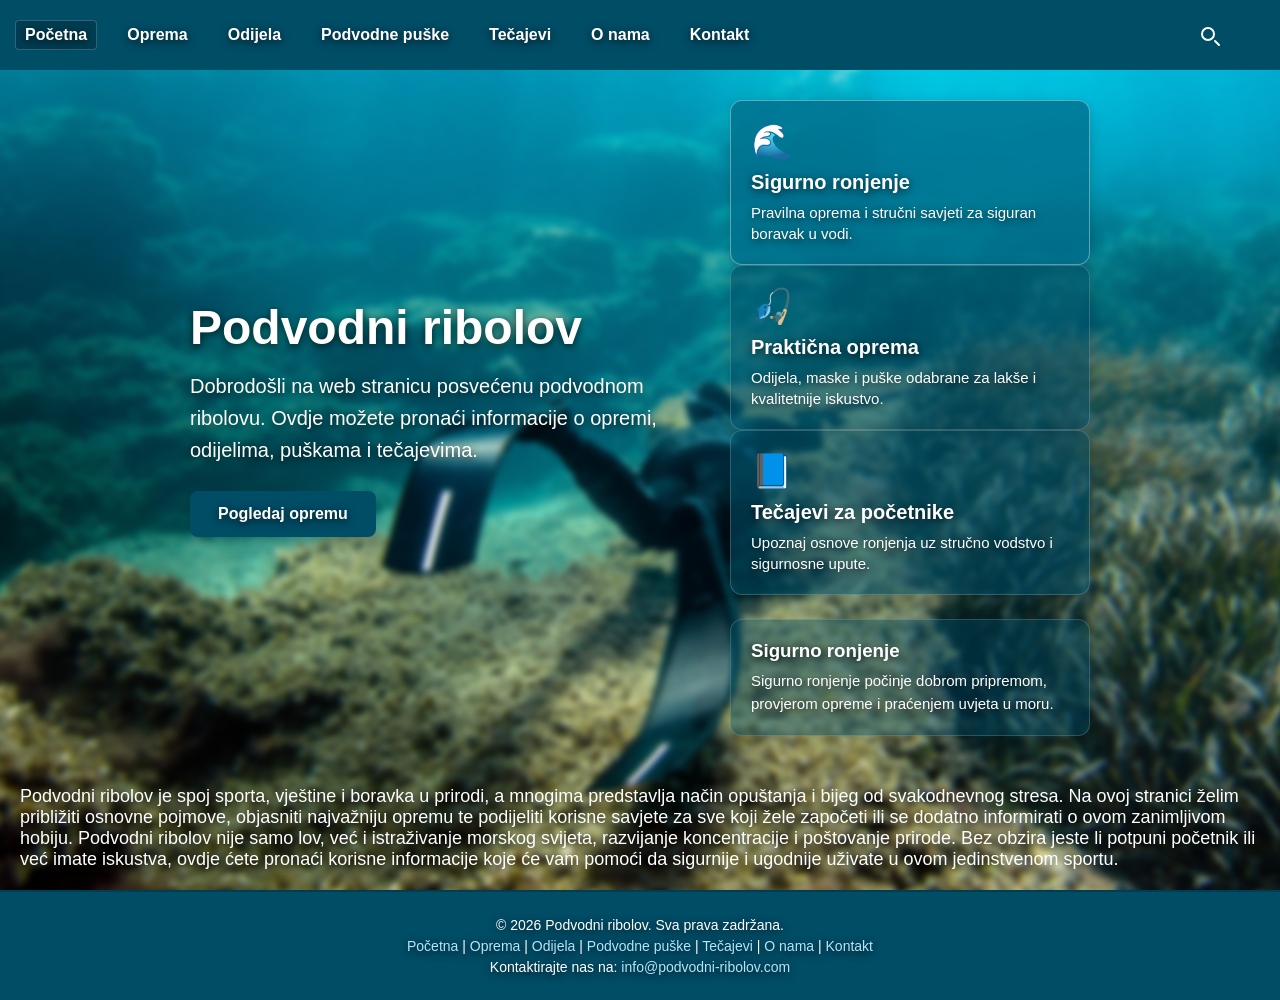
<file: index.html>
<!DOCTYPE html>
<html lang="hr">
<head>
    <meta charset="UTF-8">
    <meta name="viewport" content="width=device-width, initial-scale=1.0">
    <title>Podvodni ribolov | Oprema, tečajevi i savjeti</title>
    <meta name="description" content="Podvodni ribolov - informativna stranica o opremi, odijelima, podvodnim puškama i tečajevima za siguran početak u ronjenju.">
    <meta property="og:title" content="Podvodni ribolov | Oprema, tečajevi i savjeti">
    <meta property="og:description" content="Saznajte više o opremi, odijelima, podvodnim puškama i tečajevima za podvodni ribolov.">
    <meta property="og:type" content="website">
    <meta property="og:image" content="img/pocetna.jpg">
    <meta property="og:site_name" content="Podvodni ribolov">
    <link rel="stylesheet" href="styles/style.css">
    <script type="module" src="scripts/main.js"></script>
</head>
<body class="home-page">

<a class="skip-link" href="#main-content">Preskoči na glavni sadržaj</a>

<header>
    <nav class="navbar">
        <input type="checkbox" id="nav-toggle" class="nav-toggle">
        <label for="nav-toggle" class="nav-toggle-label" aria-label="Otvori navigaciju">
            <span></span>
            <span></span>
            <span></span>
        </label>
        <div class="nav-links">
            <a href="index.html" class="active">Početna</a>
            <a href="pages/oprema.html">Oprema</a>
            <a href="pages/odijela.html">Odijela</a>
            <a href="pages/puske.html">Podvodne puške</a>
            <a href="pages/tecajevi.html">Tečajevi</a>
            <a href="pages/onama.html">O nama</a>
            <a href="pages/kontakt.html">Kontakt</a>
        </div>
        <div class="search-box">
            <button type="button">
                <svg width="24" height="24" viewBox="0 0 24 24" fill="none" stroke="currentColor" stroke-width="2" stroke-linecap="round" stroke-linejoin="round">
                    <circle cx="11" cy="11" r="6"></circle>
                    <path d="m18 18 4 4"></path>
                </svg>
            </button>
            <input type="text" placeholder="Pretražite...">
        </div>
    </nav>
</header>

<main id="main-content">

<section class="hero">
    <div class="hero-text">
        <h1>Podvodni ribolov</h1>
        <p>
            Dobrodošli na web stranicu posvećenu podvodnom ribolovu. Ovdje možete pronaći informacije o opremi, odijelima, puškama i tečajevima.
        </p>
        <a href="pages/oprema.html" class="hero-button">Pogledaj opremu</a>
    </div>
    <div class="hero-features" aria-label="Prednosti podvodnog ribolova">
        <div id="featured-topics"></div>
        <aside class="topic-details" id="featured-topic-details" aria-live="polite"></aside>
    </div>
</section>

<p>
    Podvodni ribolov je spoj sporta, vještine i boravka u prirodi, a mnogima predstavlja način opuštanja i bijeg od svakodnevnog stresa. 
    Na ovoj stranici želim približiti osnovne pojmove, objasniti najvažniju opremu te podijeliti korisne savjete za sve koji žele započeti ili se dodatno informirati o ovom zanimljivom hobiju. 
    Podvodni ribolov nije samo lov, već i istraživanje morskog svijeta, razvijanje koncentracije i poštovanje prirode. Bez obzira jeste li potpuni početnik ili već imate iskustva, ovdje ćete pronaći korisne informacije koje će vam pomoći da sigurnije i ugodnije uživate u ovom jedinstvenom sportu.
</p>

</main>

<footer>
    <p>&copy; 2026 Podvodni ribolov. Sva prava zadržana.</p>
    <p>
        <a href="index.html">Početna</a> | 
        <a href="pages/oprema.html">Oprema</a> | 
        <a href="pages/odijela.html">Odijela</a> | 
        <a href="pages/puske.html">Podvodne puške</a> | 
        <a href="pages/tecajevi.html">Tečajevi</a> | 
        <a href="pages/onama.html">O nama</a> | 
        <a href="pages/kontakt.html">Kontakt</a>
    </p>
    <p>Kontaktirajte nas na: <a href="mailto:info@podvodni-ribolov.com">info@podvodni-ribolov.com</a></p>
</footer>

</body>
</html>
</file>
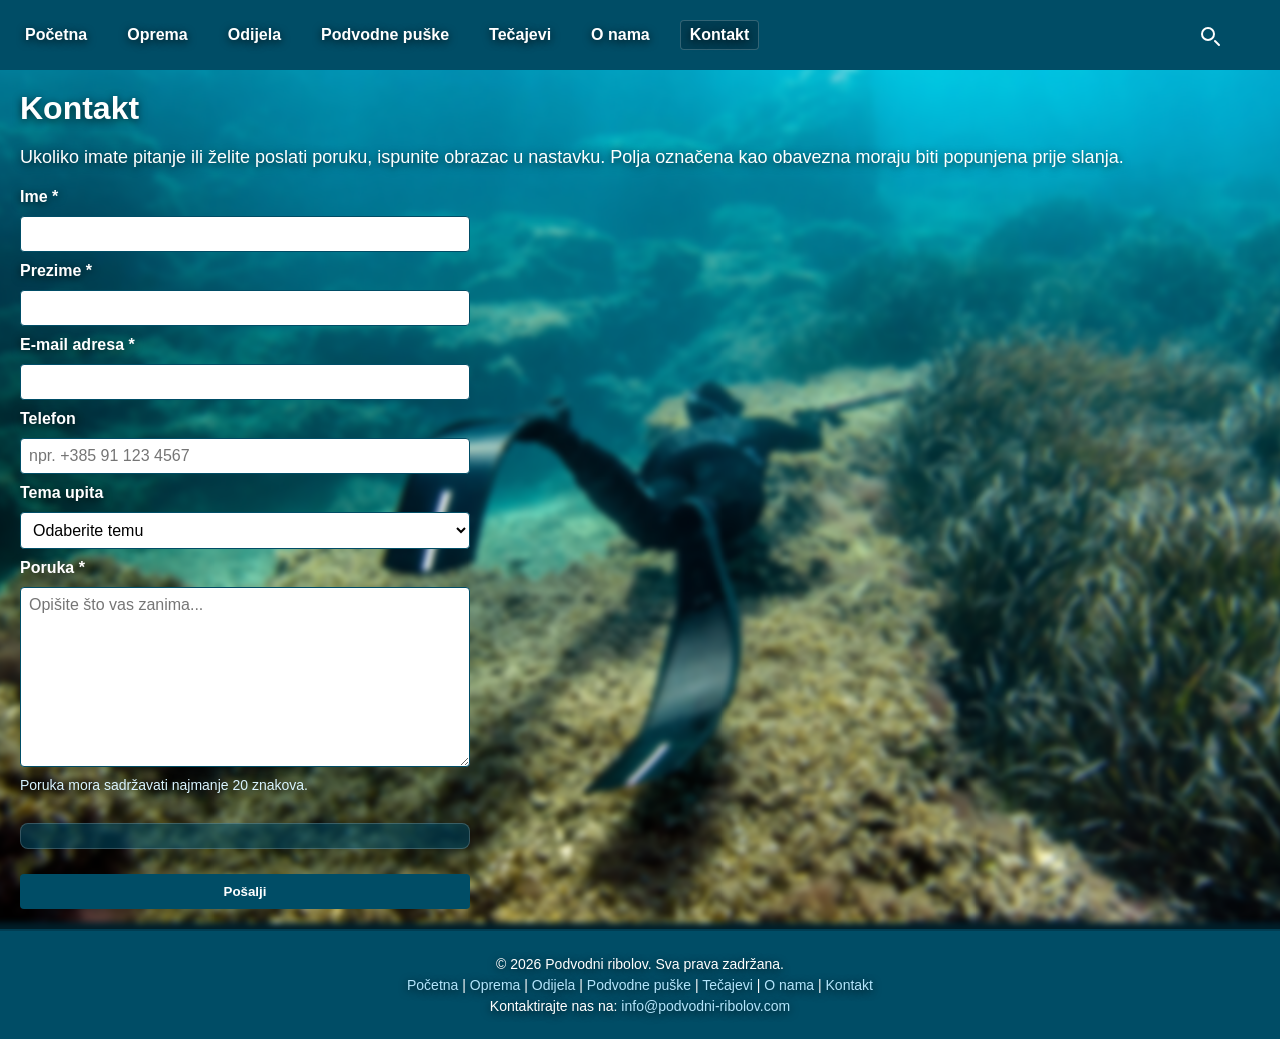
<file: pages/kontakt.html>
<!DOCTYPE html>
<html lang="hr">
<head>
    <meta charset="UTF-8">
    <meta name="viewport" content="width=device-width, initial-scale=1.0">
    <title>Kontakt | Podvodni ribolov</title>
    <meta name="description" content="Kontaktirajte nas za pitanja o podvodnom ribolovu, opremi, tečajevima i savjetima za sigurno ronjenje.">
    <meta property="og:title" content="Kontakt | Podvodni ribolov">
    <meta property="og:description" content="Pošaljite upit vezan uz podvodni ribolov, opremu ili tečajeve i javit ćemo vam se što prije.">
    <meta property="og:type" content="website">
    <meta property="og:image" content="../img/pocetna.jpg">
    <meta property="og:site_name" content="Podvodni ribolov">
    <link rel="stylesheet" href="../styles/style.css">
    <script type="module" src="../scripts/main.js"></script>
</head>
<body>

<a class="skip-link" href="#main-content">Preskoči na glavni sadržaj</a>

<header>
    <nav>
        <div class="nav-links">
            <a href="../index.html">Početna</a>
            <a href="oprema.html">Oprema</a>
            <a href="odijela.html">Odijela</a>
            <a href="puske.html">Podvodne puške</a>
            <a href="tecajevi.html">Tečajevi</a>
            <a href="onama.html">O nama</a>
            <a href="kontakt.html" class="active">Kontakt</a>
        </div>
        <div class="search-box">
            <button type="button">
                <svg width="24" height="24" viewBox="0 0 24 24" fill="none" stroke="currentColor" stroke-width="2" stroke-linecap="round" stroke-linejoin="round">
                    <circle cx="11" cy="11" r="6"></circle>
                    <path d="m18 18 4 4"></path>
                </svg>
            </button>
            <input type="text" placeholder="Pretražite...">
        </div>
    </nav>
</header>

<main id="main-content">

<h1>Kontakt</h1>

<p>Ukoliko imate pitanje ili želite poslati poruku, ispunite obrazac u nastavku. Polja označena kao obavezna moraju biti popunjena prije slanja.</p>

<form class="kontakt-forma" action="#" method="post">
    <label for="ime">Ime *</label>
    <input type="text" id="ime" name="ime" autocomplete="given-name" minlength="2" maxlength="40" required>

    <label for="prezime">Prezime *</label>
    <input type="text" id="prezime" name="prezime" autocomplete="family-name" minlength="2" maxlength="40" required>

    <label for="email">E-mail adresa *</label>
    <input type="email" id="email" name="email" autocomplete="email" required>

    <label for="telefon">Telefon</label>
    <input type="tel" id="telefon" name="telefon" autocomplete="tel" pattern="[0-9+\s/-]{6,20}" placeholder="npr. +385 91 123 4567">

    <label for="tema">Tema upita</label>
    <select id="tema" name="tema" required>
        <option value="" selected disabled>Odaberite temu</option>
        <option value="oprema">Oprema</option>
        <option value="tecajevi">Tečajevi</option>
        <option value="suradnja">Suradnja</option>
        <option value="ostalo">Ostalo</option>
    </select>

    <label for="poruka">Poruka *</label>
    <textarea id="poruka" name="poruka" rows="6" minlength="20" maxlength="500" placeholder="Opišite što vas zanima..." required></textarea>

    <p class="form-hint">Poruka mora sadržavati najmanje 20 znakova.</p>

    <p class="form-status" aria-live="polite" aria-atomic="true"></p>

    <button type="submit">Pošalji</button>
</form>

</main>

<footer>
    <p>&copy; 2026 Podvodni ribolov. Sva prava zadržana.</p>
    <p>
        <a href="../index.html">Početna</a> | 
        <a href="oprema.html">Oprema</a> | 
        <a href="odijela.html">Odijela</a> | 
        <a href="puske.html">Podvodne puške</a> | 
        <a href="tecajevi.html">Tečajevi</a> | 
        <a href="onama.html">O nama</a> | 
        <a href="kontakt.html">Kontakt</a>
    </p>
    <p>Kontaktirajte nas na: <a href="mailto:info@podvodni-ribolov.com">info@podvodni-ribolov.com</a></p>
</footer>

</body>
</html>
</file>
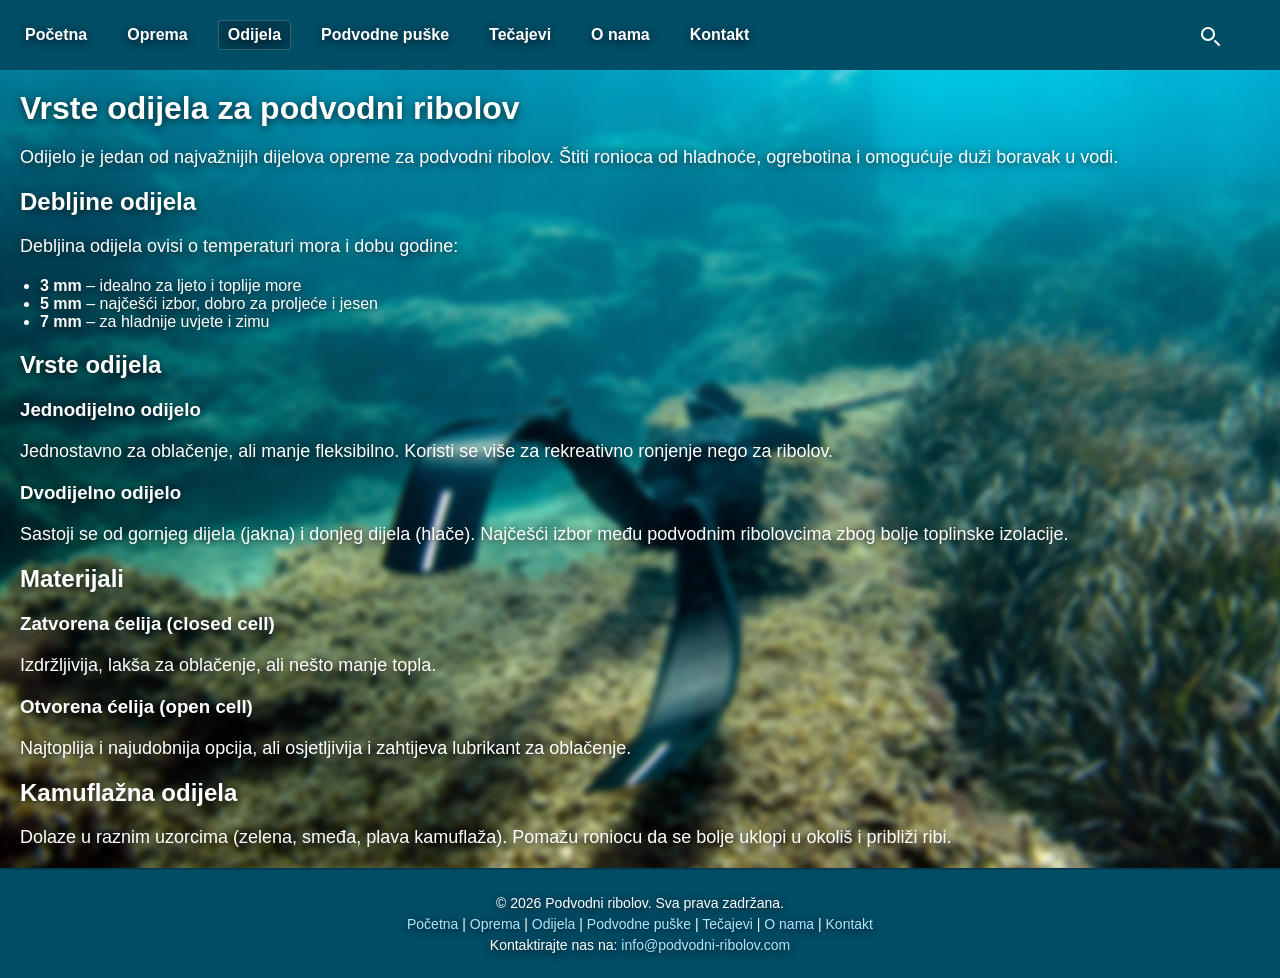
<file: pages/odijela.html>
<!DOCTYPE html>
<html lang="hr">
<head>
    <meta charset="UTF-8">
    <title>Vrste odijela</title>
    <link rel="stylesheet" href="../styles/style.css">
</head>
<body>

<header>
    <nav>
        <div class="nav-links">
            <a href="../index.html">Početna</a>
            <a href="oprema.html">Oprema</a>
            <a href="odijela.html" class="active">Odijela</a>
            <a href="puske.html">Podvodne puške</a>
            <a href="tecajevi.html">Tečajevi</a>
            <a href="onama.html">O nama</a>
            <a href="kontakt.html">Kontakt</a>
        </div>
        <div class="search-box">
            <button type="button">
                <svg width="24" height="24" viewBox="0 0 24 24" fill="none" stroke="currentColor" stroke-width="2" stroke-linecap="round" stroke-linejoin="round">
                    <circle cx="11" cy="11" r="6"></circle>
                    <path d="m18 18 4 4"></path>
                </svg>
            </button>
            <input type="text" placeholder="Pretražite...">
        </div>
    </nav>
</header>

<main>

<h1>Vrste odijela za podvodni ribolov</h1>

<p>Odijelo je jedan od najvažnijih dijelova opreme za podvodni ribolov. Štiti ronioca od hladnoće, ogrebotina i omogućuje duži boravak u vodi.</p>

<h2>Debljine odijela</h2>
<p>Debljina odijela ovisi o temperaturi mora i dobu godine:</p>

<ul>
    <li><strong>3 mm</strong> – idealno za ljeto i toplije more</li>
    <li><strong>5 mm</strong> – najčešći izbor, dobro za proljeće i jesen</li>
    <li><strong>7 mm</strong> – za hladnije uvjete i zimu</li>
</ul>

<h2>Vrste odijela</h2>

<h3>Jednodijelno odijelo</h3>
<p>Jednostavno za oblačenje, ali manje fleksibilno. Koristi se više za rekreativno ronjenje nego za ribolov.</p>

<h3>Dvodijelno odijelo</h3>
<p>Sastoji se od gornjeg dijela (jakna) i donjeg dijela (hlače). Najčešći izbor među podvodnim ribolovcima zbog bolje toplinske izolacije.</p>

<h2>Materijali</h2>

<h3>Zatvorena ćelija (closed cell)</h3>
<p>Izdržljivija, lakša za oblačenje, ali nešto manje topla.</p>

<h3>Otvorena ćelija (open cell)</h3>
<p>Najtoplija i najudobnija opcija, ali osjetljivija i zahtijeva lubrikant za oblačenje.</p>

<h2>Kamuflažna odijela</h2>
<p>Dolaze u raznim uzorcima (zelena, smeđa, plava kamuflaža). Pomažu roniocu da se bolje uklopi u okoliš i približi ribi.</p>

</main>

<footer>
    <p>&copy; 2026 Podvodni ribolov. Sva prava zadržana.</p>
    <p>
        <a href="../index.html">Početna</a> | 
        <a href="oprema.html">Oprema</a> | 
        <a href="odijela.html">Odijela</a> | 
        <a href="puske.html">Podvodne puške</a> | 
        <a href="tecajevi.html">Tečajevi</a> | 
        <a href="onama.html">O nama</a> | 
        <a href="kontakt.html">Kontakt</a>
    </p>
    <p>Kontaktirajte nas na: <a href="mailto:info@podvodni-ribolov.com">info@podvodni-ribolov.com</a></p>
</footer>

</body>
</html>
</file>
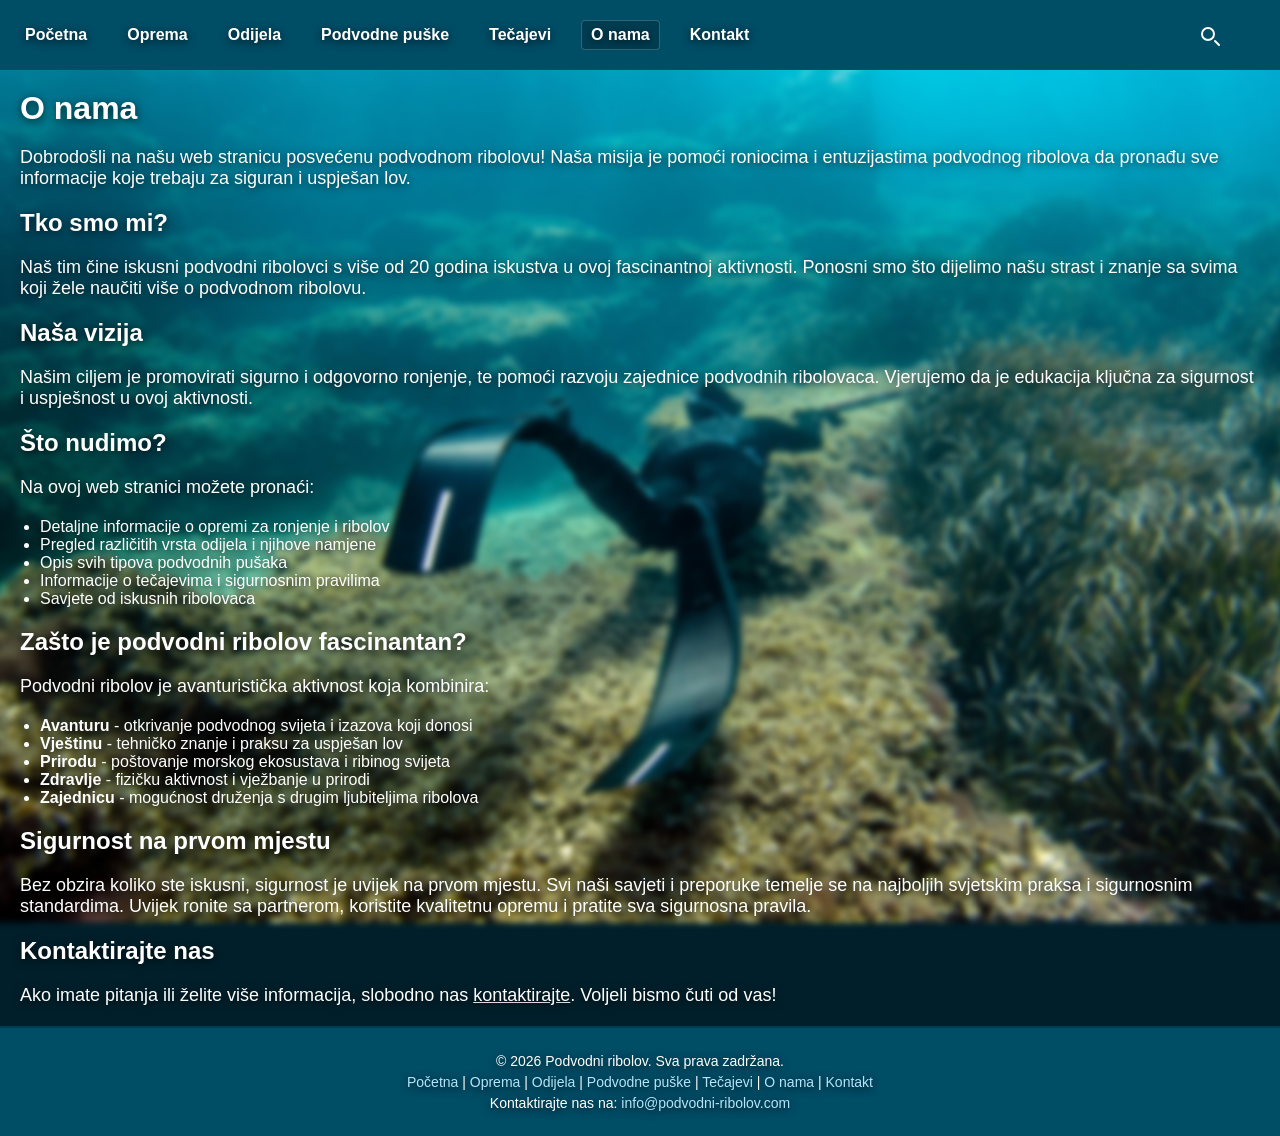
<file: pages/onama.html>
<!DOCTYPE html>
<html lang="hr">
<head>
    <meta charset="UTF-8">
    <meta name="viewport" content="width=device-width, initial-scale=1.0">
    <title>O nama | Podvodni ribolov</title>
    <meta name="description" content="Upoznajte naš tim, viziju i cilj stranice posvećene podvodnom ribolovu, sigurnosti i edukaciji početnika.">
    <meta property="og:title" content="O nama | Podvodni ribolov">
    <meta property="og:description" content="Doznajte tko stoji iza stranice i kako pomažemo roniocima i zaljubljenicima u podvodni ribolov.">
    <meta property="og:type" content="website">
    <meta property="og:image" content="../img/pocetna.jpg">
    <meta property="og:site_name" content="Podvodni ribolov">
    <link rel="stylesheet" href="../styles/style.css">
    <script type="module" src="../scripts/main.js"></script>
</head>
<body>

<a class="skip-link" href="#main-content">Preskoči na glavni sadržaj</a>

<header>
    <nav>
        <div class="nav-links">
            <a href="../index.html">Početna</a>
            <a href="oprema.html">Oprema</a>
            <a href="odijela.html">Odijela</a>
            <a href="puske.html">Podvodne puške</a>
            <a href="tecajevi.html">Tečajevi</a>
            <a href="onama.html" class="active">O nama</a>
            <a href="kontakt.html">Kontakt</a>
        </div>
        <div class="search-box">
            <button type="button">
                <svg width="24" height="24" viewBox="0 0 24 24" fill="none" stroke="currentColor" stroke-width="2" stroke-linecap="round" stroke-linejoin="round">
                    <circle cx="11" cy="11" r="6"></circle>
                    <path d="m18 18 4 4"></path>
                </svg>
            </button>
            <input type="text" placeholder="Pretražite...">
        </div>
    </nav>
</header>

<main id="main-content">

<h1>O nama</h1>

<p>Dobrodošli na našu web stranicu posvećenu podvodnom ribolovu! Naša misija je pomoći roniocima i entuzijastima podvodnog ribolova da pronađu sve informacije koje trebaju za siguran i uspješan lov.</p>

<h2>Tko smo mi?</h2>

<p>Naš tim čine iskusni podvodni ribolovci s više od 20 godina iskustva u ovoj fascinantnoj aktivnosti. Ponosni smo što dijelimo našu strast i znanje sa svima koji žele naučiti više o podvodnom ribolovu.</p>

<h2>Naša vizija</h2>

<p>Našim ciljem je promovirati sigurno i odgovorno ronjenje, te pomoći razvoju zajednice podvodnih ribolovaca. Vjerujemo da je edukacija ključna za sigurnost i uspješnost u ovoj aktivnosti.</p>

<h2>Što nudimo?</h2>

<p>Na ovoj web stranici možete pronaći:</p>
<ul>
    <li>Detaljne informacije o opremi za ronjenje i ribolov</li>
    <li>Pregled različitih vrsta odijela i njihove namjene</li>
    <li>Opis svih tipova podvodnih pušaka</li>
    <li>Informacije o tečajevima i sigurnosnim pravilima</li>
    <li>Savjete od iskusnih ribolovaca</li>
</ul>

<h2>Zašto je podvodni ribolov fascinantan?</h2>

<p>Podvodni ribolov je avanturistička aktivnost koja kombinira:
</p>
<ul>
    <li><strong>Avanturu</strong> - otkrivanje podvodnog svijeta i izazova koji donosi</li>
    <li><strong>Vještinu</strong> - tehničko znanje i praksu za uspješan lov</li>
    <li><strong>Prirodu</strong> - poštovanje morskog ekosustava i ribinog svijeta</li>
    <li><strong>Zdravlje</strong> - fizičku aktivnost i vježbanje u prirodi</li>
    <li><strong>Zajednicu</strong> - mogućnost druženja s drugim ljubiteljima ribolova</li>
</ul>

<h2>Sigurnost na prvom mjestu</h2>

<p>Bez obzira koliko ste iskusni, sigurnost je uvijek na prvom mjestu. Svi naši savjeti i preporuke temelje se na najboljih svjetskim praksa i sigurnosnim standardima. Uvijek ronite sa partnerom, koristite kvalitetnu opremu i pratite sva sigurnosna pravila.</p>

<h2>Kontaktirajte nas</h2>

<p>Ako imate pitanja ili želite više informacija, slobodno nas <a href="kontakt.html">kontaktirajte</a>. Voljeli bismo čuti od vas!</p>

</main>

<footer>
    <p>&copy; 2026 Podvodni ribolov. Sva prava zadržana.</p>
    <p>
        <a href="../index.html">Početna</a> | 
        <a href="oprema.html">Oprema</a> | 
        <a href="odijela.html">Odijela</a> | 
        <a href="puske.html">Podvodne puške</a> | 
        <a href="tecajevi.html">Tečajevi</a> | 
        <a href="onama.html">O nama</a> | 
        <a href="kontakt.html">Kontakt</a>
    </p>
    <p>Kontaktirajte nas na: <a href="mailto:info@podvodni-ribolov.com">info@podvodni-ribolov.com</a></p>
</footer>

</body>
</html>
</file>
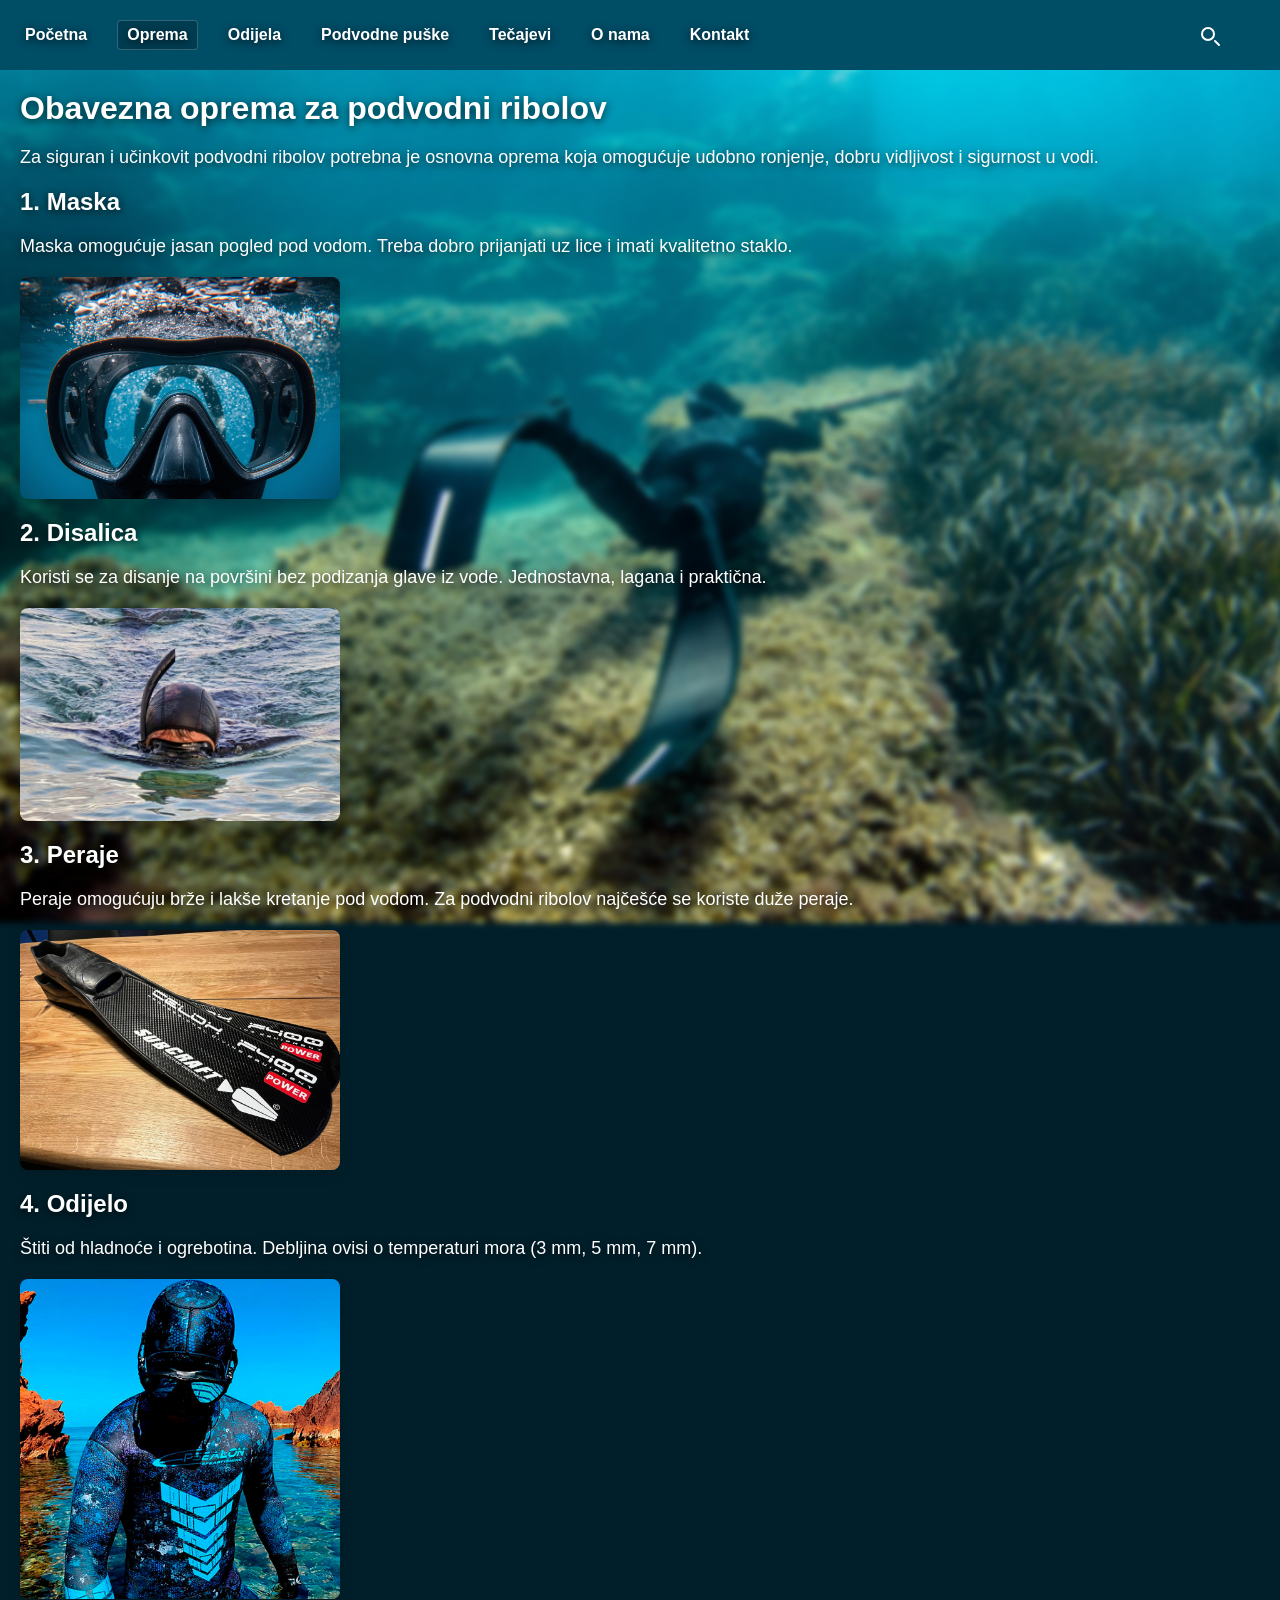
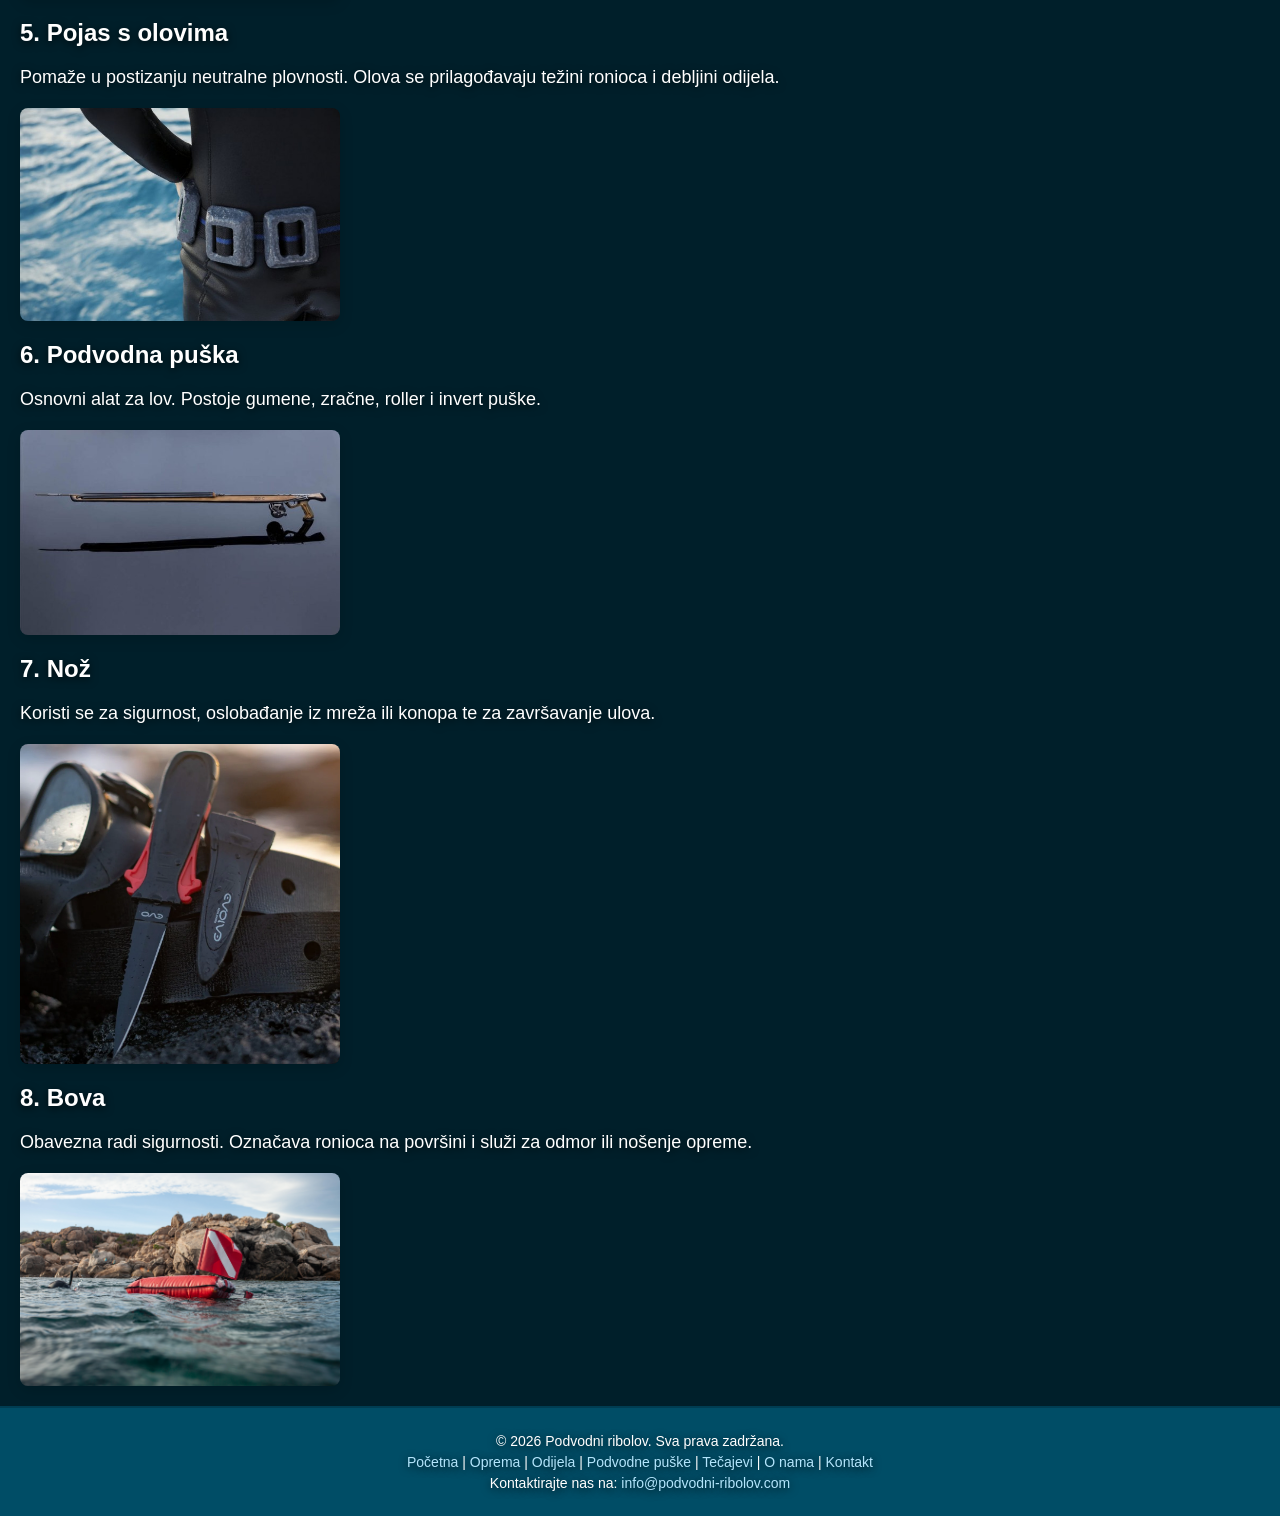
<file: pages/oprema.html>
<!DOCTYPE html>
<html lang="hr">
<head>
    <meta charset="UTF-8">
    <meta name="viewport" content="width=device-width, initial-scale=1.0">
    <title>Oprema za podvodni ribolov | Podvodni ribolov</title>
    <meta name="description" content="Pregled osnovne opreme za podvodni ribolov: maska, disalica, peraje, odijelo, pojas, puška, nož i bova.">
    <meta property="og:title" content="Oprema za podvodni ribolov | Podvodni ribolov">
    <meta property="og:description" content="Istražite najvažniju opremu za podvodni ribolov i saznajte čemu služi svaki dio opreme.">
    <meta property="og:type" content="website">
    <meta property="og:image" content="../img/pocetna.jpg">
    <meta property="og:site_name" content="Podvodni ribolov">
    <link rel="stylesheet" href="../styles/style.css">
    <script type="module" src="../scripts/main.js"></script>
</head>
<body>

<a class="skip-link" href="#main-content">Preskoči na glavni sadržaj</a>

<header>
    <nav>
        <div class="nav-links">
            <a href="../index.html">Početna</a>
            <a href="oprema.html" class="active">Oprema</a>
            <a href="odijela.html">Odijela</a>
            <a href="puske.html">Podvodne puške</a>
            <a href="tecajevi.html">Tečajevi</a>
            <a href="onama.html">O nama</a>
            <a href="kontakt.html">Kontakt</a>
        </div>
        <div class="search-box">
            <button type="button">
                <svg width="24" height="24" viewBox="0 0 24 24" fill="none" stroke="currentColor" stroke-width="2" stroke-linecap="round" stroke-linejoin="round">
                    <circle cx="11" cy="11" r="6"></circle>
                    <path d="m18 18 4 4"></path>
                </svg>
            </button>
            <input type="text" placeholder="Pretražite...">
        </div>
    </nav>
</header>

<main id="main-content">

<h1>Obavezna oprema za podvodni ribolov</h1>

<p>Za siguran i učinkovit podvodni ribolov potrebna je osnovna oprema koja omogućuje udobno ronjenje, dobru vidljivost i sigurnost u vodi.</p>

<h2>1. Maska</h2>
<p>Maska omogućuje jasan pogled pod vodom. Treba dobro prijanjati uz lice i imati kvalitetno staklo.</p>
<img src="../img/maska.jpg" alt="Maska za podvodni ribolov" class="maska-slika">

<h2>2. Disalica</h2>
<p>Koristi se za disanje na površini bez podizanja glave iz vode. Jednostavna, lagana i praktična.</p>
<img src="../img/disalica.jpg" alt="Disalica za podvodni ribolov" class="disalica-slika">

<h2>3. Peraje</h2>
<p>Peraje omogućuju brže i lakše kretanje pod vodom. Za podvodni ribolov najčešće se koriste duže peraje.</p>
<img src="../img/peraje.jpg" alt="Peraje za podvodni ribolov" class="maska-slika">

<h2>4. Odijelo</h2>
<p>Štiti od hladnoće i ogrebotina. Debljina ovisi o temperaturi mora (3 mm, 5 mm, 7 mm).</p>
<img src="../img/odijelo.jpg" alt="Odijelo za podvodni ribolov" class="maska-slika">

<h2>5. Pojas s olovima</h2>
<p>Pomaže u postizanju neutralne plovnosti. Olova se prilagođavaju težini ronioca i debljini odijela.</p>
<img src="../img/remen.jpg" alt="Pojas s olovima" class="maska-slika">

<h2>6. Podvodna puška</h2>
<p>Osnovni alat za lov. Postoje gumene, zračne, roller i invert puške.</p>
<img src="../img/puska.jpg" alt="Podvodna puška" class="maska-slika">

<h2>7. Nož</h2>
<p>Koristi se za sigurnost, oslobađanje iz mreža ili konopa te za završavanje ulova.</p>
<img src="../img/noz.webp" alt="Nož za podvodni ribolov" class="maska-slika">

<h2>8. Bova</h2>
<p>Obavezna radi sigurnosti. Označava ronioca na površini i služi za odmor ili nošenje opreme.</p>
<img src="../img/bova.jpg" alt="Bova za podvodni ribolov" class="maska-slika">

</main>

<footer>
    <p>&copy; 2026 Podvodni ribolov. Sva prava zadržana.</p>
    <p>
        <a href="../index.html">Početna</a> | 
        <a href="oprema.html">Oprema</a> | 
        <a href="odijela.html">Odijela</a> | 
        <a href="puske.html">Podvodne puške</a> | 
        <a href="tecajevi.html">Tečajevi</a> | 
        <a href="onama.html">O nama</a> | 
        <a href="kontakt.html">Kontakt</a>
    </p>
    <p>Kontaktirajte nas na: <a href="mailto:info@podvodni-ribolov.com">info@podvodni-ribolov.com</a></p>
</footer>

</body>
</html>
</file>
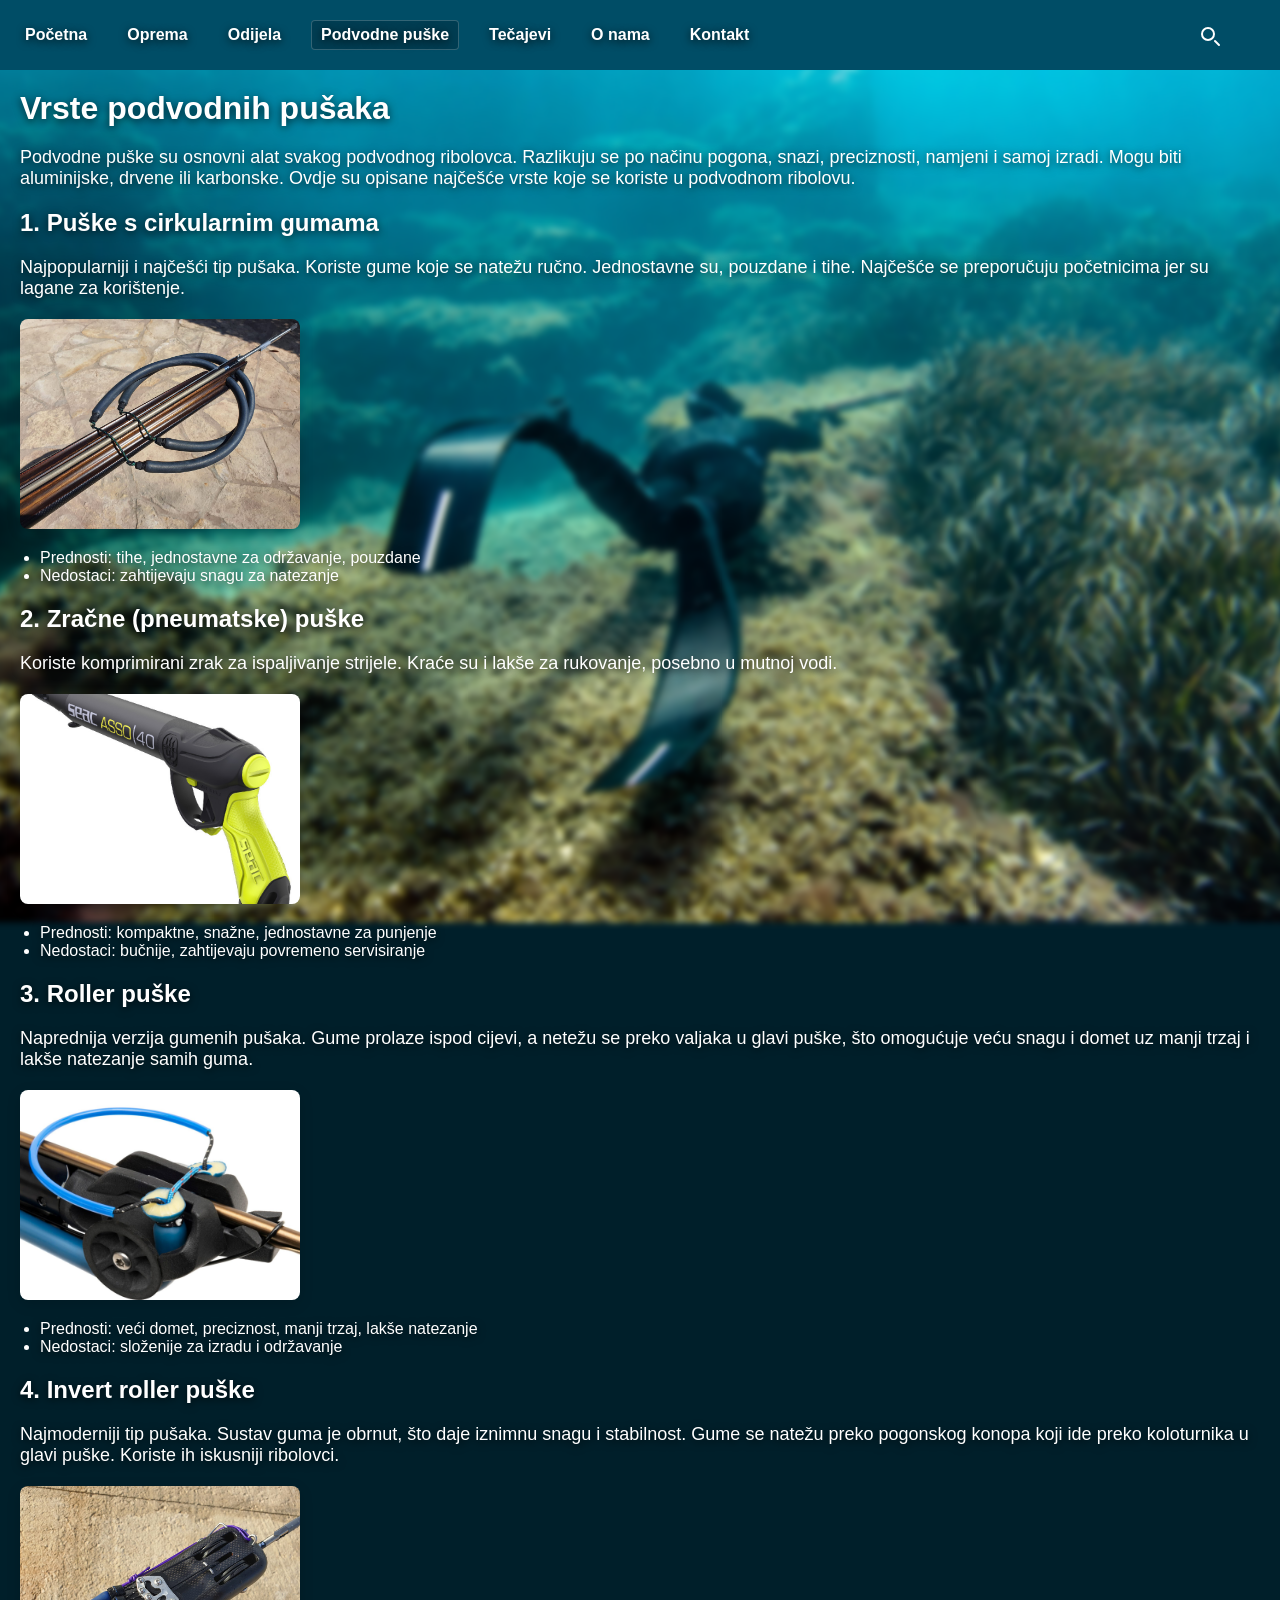
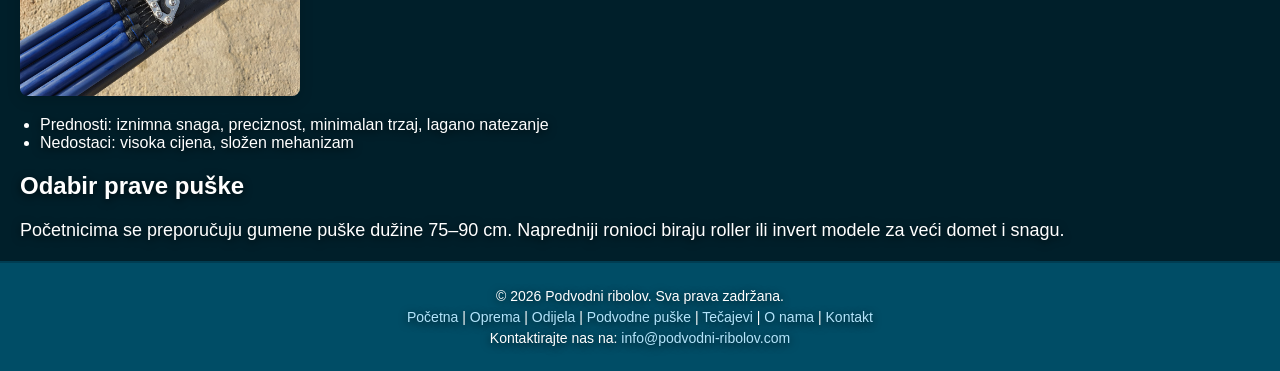
<file: pages/puske.html>
<!DOCTYPE html>
<html lang="hr">
<head>
    <meta charset="UTF-8">
    <meta name="viewport" content="width=device-width, initial-scale=1.0">
    <title>Vrste podvodnih pušaka | Podvodni ribolov</title>
    <meta name="description" content="Usporedite vrste podvodnih pušaka, od cirkularnih i pneumatskih do roller i invert roller modela.">
    <meta property="og:title" content="Vrste podvodnih pušaka | Podvodni ribolov">
    <meta property="og:description" content="Pregled najčešćih tipova podvodnih pušaka i njihovih osnovnih prednosti.">
    <meta property="og:type" content="website">
    <meta property="og:image" content="../img/pocetna.jpg">
    <meta property="og:site_name" content="Podvodni ribolov">
    <link rel="stylesheet" href="../styles/style.css">
    <script type="module" src="../scripts/main.js"></script>
</head>
<body>

<a class="skip-link" href="#main-content">Preskoči na glavni sadržaj</a>

<header>
    <nav>
        <div class="nav-links">
            <a href="../index.html">Početna</a>
            <a href="oprema.html">Oprema</a>
            <a href="odijela.html">Odijela</a>
            <a href="puske.html" class="active">Podvodne puške</a>
            <a href="tecajevi.html">Tečajevi</a>
            <a href="onama.html">O nama</a>
            <a href="kontakt.html">Kontakt</a>
        </div>
        <div class="search-box">
            <button type="button">
                <svg width="24" height="24" viewBox="0 0 24 24" fill="none" stroke="currentColor" stroke-width="2" stroke-linecap="round" stroke-linejoin="round">
                    <circle cx="11" cy="11" r="6"></circle>
                    <path d="m18 18 4 4"></path>
                </svg>
            </button>
            <input type="text" placeholder="Pretražite...">
        </div>
    </nav>
</header>

<main id="main-content">

<h1>Vrste podvodnih pušaka</h1>

<p>Podvodne puške su osnovni alat svakog podvodnog ribolovca. Razlikuju se po načinu pogona, snazi, preciznosti, namjeni i samoj izradi. Mogu biti aluminijske, drvene ili karbonske. Ovdje su opisane najčešće vrste koje se koriste u podvodnom ribolovu.</p>

<h2>1. Puške s cirkularnim gumama</h2>
<p>Najpopularniji i najčešći tip pušaka. Koriste gume koje se natežu ručno. Jednostavne su, pouzdane i tihe. Najčešće se preporučuju početnicima jer su lagane za korištenje. </p>
<img src="../img/puska_cirkular.webp" alt="Puška s cirkularnim gumama" class="slika-puske">
<ul>
    <li>Prednosti: tihe, jednostavne za održavanje, pouzdane</li>
    <li>Nedostaci: zahtijevaju snagu za natezanje</li>
</ul>

<h2>2. Zračne (pneumatske) puške</h2>
<p>Koriste komprimirani zrak za ispaljivanje strijele. Kraće su i lakše za rukovanje, posebno u mutnoj vodi.</p>
<img src="../img/pneumatska.jpg" alt="Pneumatska puška" class="slika-puske">
<ul>
    <li>Prednosti: kompaktne, snažne, jednostavne za punjenje</li>
    <li>Nedostaci: bučnije, zahtijevaju povremeno servisiranje</li>
</ul>

<h2>3. Roller puške</h2>
<p>Naprednija verzija gumenih pušaka. Gume prolaze ispod cijevi, a netežu se preko valjaka u glavi puške, što omogućuje veću snagu i domet uz manji trzaj i lakše natezanje samih guma.</p>
<img src="../img/roller.jpg" alt="Roller puška" class="slika-puske">
<ul>
    <li>Prednosti: veći domet, preciznost, manji trzaj, lakše natezanje</li>
    <li>Nedostaci: složenije za izradu i održavanje</li>
</ul>

<h2>4. Invert roller puške</h2>
<p>Najmoderniji tip pušaka. Sustav guma je obrnut, što daje iznimnu snagu i stabilnost. Gume se natežu preko pogonskog konopa koji ide preko koloturnika u glavi puške. Koriste ih iskusniji ribolovci.</p>
<img src="../img/invert_roller.jpg" alt="Invert roller puška" class="slika-puske">
<ul>
    <li>Prednosti: iznimna snaga, preciznost, minimalan trzaj, lagano natezanje</li>
    <li>Nedostaci: visoka cijena, složen mehanizam</li>
</ul>

<h2>Odabir prave puške</h2>
<p>Početnicima se preporučuju gumene puške dužine 75–90 cm. Napredniji ronioci biraju roller ili invert modele za veći domet i snagu.</p>

</main>

<footer>
    <p>&copy; 2026 Podvodni ribolov. Sva prava zadržana.</p>
    <p>
        <a href="../index.html">Početna</a> | 
        <a href="oprema.html">Oprema</a> | 
        <a href="odijela.html">Odijela</a> | 
        <a href="puske.html">Podvodne puške</a> | 
        <a href="tecajevi.html">Tečajevi</a> | 
        <a href="onama.html">O nama</a> | 
        <a href="kontakt.html">Kontakt</a>
    </p>
    <p>Kontaktirajte nas na: <a href="mailto:info@podvodni-ribolov.com">info@podvodni-ribolov.com</a></p>
</footer>
</body>
</html>
</file>
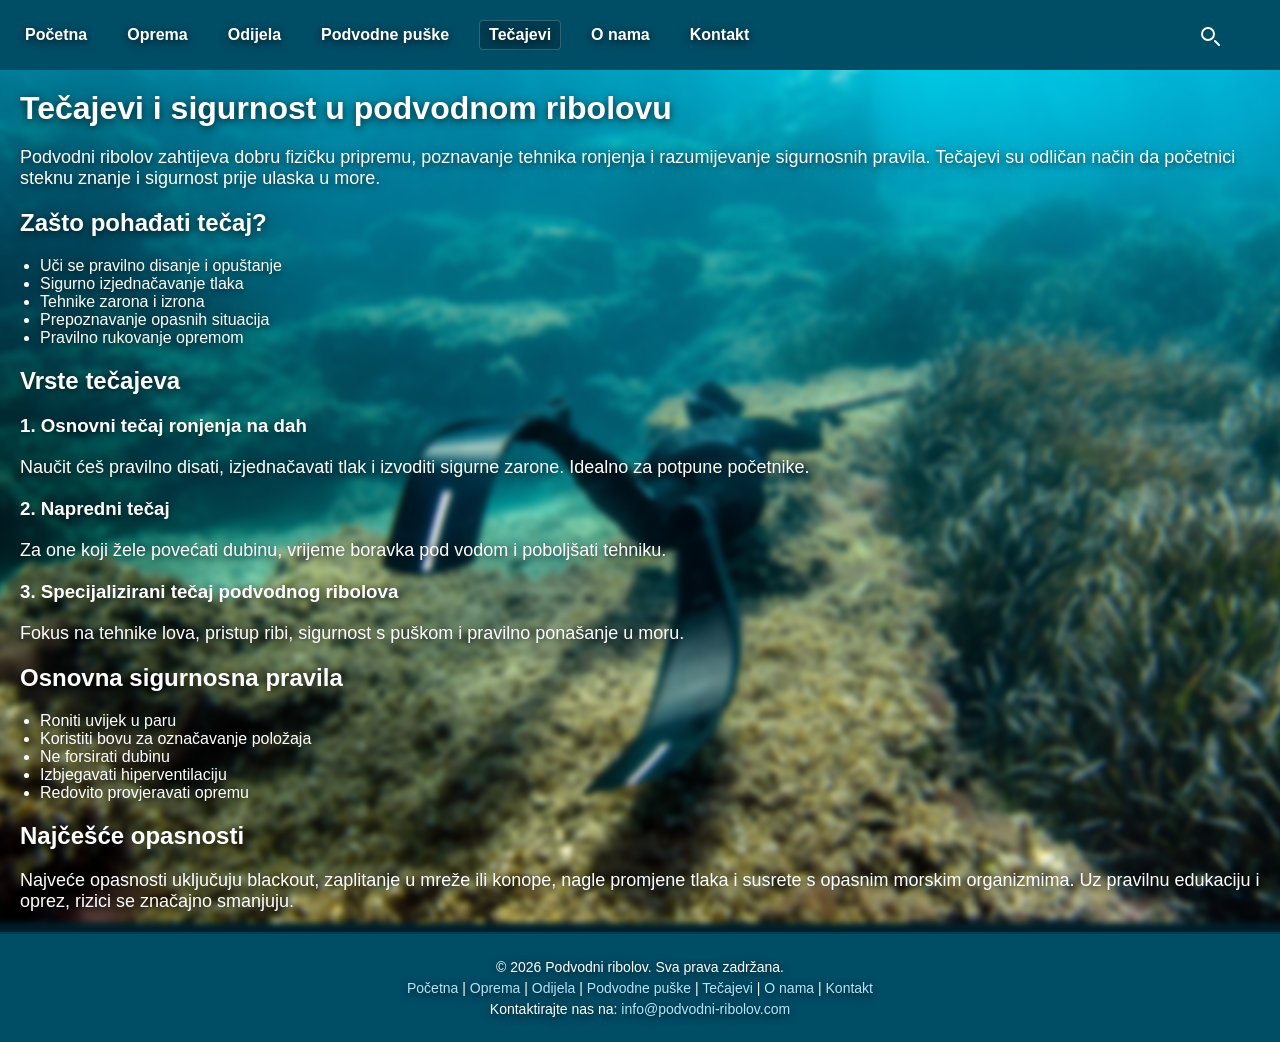
<file: pages/tecajevi.html>
<!DOCTYPE html>
<html lang="hr">
<head>
    <meta charset="UTF-8">
    <meta name="viewport" content="width=device-width, initial-scale=1.0">
    <title>Tečajevi i sigurnost | Podvodni ribolov</title>
    <meta name="description" content="Saznajte više o tečajevima podvodnog ribolova, pravilima sigurnosti i osnovama za početnike.">
    <meta property="og:title" content="Tečajevi i sigurnost | Podvodni ribolov">
    <meta property="og:description" content="Informacije o tečajevima i sigurnosnim pravilima za siguran ulazak u podvodni ribolov.">
    <meta property="og:type" content="website">
    <meta property="og:image" content="../img/pocetna.jpg">
    <meta property="og:site_name" content="Podvodni ribolov">
    <link rel="stylesheet" href="../styles/style.css">
    <script type="module" src="../scripts/main.js"></script>
</head>
<body>

<a class="skip-link" href="#main-content">Preskoči na glavni sadržaj</a>

<header>
    <nav>
        <div class="nav-links">
            <a href="../index.html">Početna</a>
            <a href="oprema.html">Oprema</a>
            <a href="odijela.html">Odijela</a>
            <a href="puske.html">Podvodne puške</a>
            <a href="tecajevi.html" class="active">Tečajevi</a>
            <a href="onama.html">O nama</a>
            <a href="kontakt.html">Kontakt</a>
        </div>
        <div class="search-box">
            <button type="button">
                <svg width="24" height="24" viewBox="0 0 24 24" fill="none" stroke="currentColor" stroke-width="2" stroke-linecap="round" stroke-linejoin="round">
                    <circle cx="11" cy="11" r="6"></circle>
                    <path d="m18 18 4 4"></path>
                </svg>
            </button>
            <input type="text" placeholder="Pretražite...">
        </div>
    </nav>
</header>

<main id="main-content">

<h1>Tečajevi i sigurnost u podvodnom ribolovu</h1>

<p>Podvodni ribolov zahtijeva dobru fizičku pripremu, poznavanje tehnika ronjenja i razumijevanje sigurnosnih pravila. Tečajevi su odličan način da početnici steknu znanje i sigurnost prije ulaska u more.</p>

<h2>Zašto pohađati tečaj?</h2>
<ul>
    <li>Uči se pravilno disanje i opuštanje</li>
    <li>Sigurno izjednačavanje tlaka</li>
    <li>Tehnike zarona i izrona</li>
    <li>Prepoznavanje opasnih situacija</li>
    <li>Pravilno rukovanje opremom</li>
</ul>

<h2>Vrste tečajeva</h2>

<h3>1. Osnovni tečaj ronjenja na dah</h3>
<p>Naučit ćeš pravilno disati, izjednačavati tlak i izvoditi sigurne zarone. Idealno za potpune početnike.</p>

<h3>2. Napredni tečaj</h3>
<p>Za one koji žele povećati dubinu, vrijeme boravka pod vodom i poboljšati tehniku.</p>

<h3>3. Specijalizirani tečaj podvodnog ribolova</h3>
<p>Fokus na tehnike lova, pristup ribi, sigurnost s puškom i pravilno ponašanje u moru.</p>

<h2>Osnovna sigurnosna pravila</h2>
<ul>
    <li>Roniti uvijek u paru</li>
    <li>Koristiti bovu za označavanje položaja</li>
    <li>Ne forsirati dubinu</li>
    <li>Izbjegavati hiperventilaciju</li>
    <li>Redovito provjeravati opremu</li>
</ul>

<h2>Najčešće opasnosti</h2>
<p>Najveće opasnosti uključuju blackout, zaplitanje u mreže ili konope, nagle promjene tlaka i susrete s opasnim morskim organizmima. Uz pravilnu edukaciju i oprez, rizici se značajno smanjuju.</p>

</main>

<footer>
    <p>&copy; 2026 Podvodni ribolov. Sva prava zadržana.</p>
    <p>
        <a href="../index.html">Početna</a> | 
        <a href="oprema.html">Oprema</a> | 
        <a href="odijela.html">Odijela</a> | 
        <a href="puske.html">Podvodne puške</a> | 
        <a href="tecajevi.html">Tečajevi</a> | 
        <a href="onama.html">O nama</a> | 
        <a href="kontakt.html">Kontakt</a>
    </p>
    <p>Kontaktirajte nas na: <a href="mailto:info@podvodni-ribolov.com">info@podvodni-ribolov.com</a></p>
</footer>

</body>
</html>
</file>
<file: styles/style.css>
/* Design tokens */
:root {
    --font-base: Arial, sans-serif;
    --color-bg: #001f2a;
    --color-surface: #004d66;
    --color-surface-dark: #003d52;
    --color-surface-hover: #006f8c;
    --color-text: #ffffff;
    --color-text-soft: #d9f4ff;
    --color-link: #b3e5fc;
    --color-input: #ffffff;
    --color-input-border: #004d66;
    --shadow-soft: 0 4px 14px rgba(0, 0, 0, 0.15);
    --shadow-medium: 0 4px 14px rgba(0, 0, 0, 0.18);
    --shadow-button: 0 4px 14px rgba(0, 0, 0, 0.2);
    --shadow-text: 0 2px 8px rgba(0, 0, 0, 0.75);
    --radius-sm: 4px;
    --radius-md: 8px;
    --radius-lg: 12px;
    --space-1: 4px;
    --space-2: 8px;
    --space-3: 10px;
    --space-4: 12px;
    --space-5: 15px;
    --space-6: 16px;
    --space-8: 20px;
    --space-10: 25px;
    --space-12: 30px;
    --space-16: 40px;
    --transition-fast: 0.3s ease;
}

/* Base layout */
html,
body {
    height: 100%;
}

body {
    font-family: var(--font-base);
    background-color: var(--color-bg);
    margin: 0;
    padding: 0;
    display: flex;
    flex-direction: column;
    position: relative;
    isolation: isolate;
}

body::before {
    content: "";
    position: fixed;
    inset: 0;
    background-image: url("../img/pocetna.jpg");
    background-size: cover;
    background-position: center;
    background-repeat: no-repeat;
    filter: blur(3px);
    transform: scale(1.05);
    z-index: -1;
    pointer-events: none;
}

body h1,
body h2,
body h3,
body h4,
body p,
body li,
body label,
body a {
    color: var(--color-text);
    text-shadow: var(--shadow-text);
}

body > *:not(footer) {
    flex-shrink: 0;
}

body > footer {
    margin-top: auto;
}

/* Navigation */
nav {
    background-color: var(--color-surface);
    padding: var(--space-5);
    display: flex;
    justify-content: space-between;
    align-items: center;
}

.navbar {
    position: relative;
}

.nav-toggle {
    display: none;
}

.nav-toggle-label {
    display: none;
    flex-direction: column;
    justify-content: center;
    gap: var(--space-1);
    width: 32px;
    height: 32px;
    cursor: pointer;
}

.nav-toggle-label span {
    display: block;
    height: 3px;
    width: 100%;
    background: var(--color-text);
    border-radius: 2px;
}

.skip-link {
    position: absolute;
    left: -999px;
    top: 12px;
    z-index: 1000;
    padding: 10px 14px;
    background: var(--color-text);
    color: var(--color-bg);
    border-radius: var(--radius-sm);
    text-decoration: none;
    font-weight: bold;
}

.skip-link:focus,
.skip-link:focus-visible {
    left: 12px;
    outline: 3px solid var(--color-text-soft);
    outline-offset: 3px;
}

.nav-links {
    display: flex;
    gap: var(--space-8);
}

nav a {
    color: var(--color-text);
    text-decoration: none;
    font-weight: bold;
    padding: 6px 10px;
    border-radius: var(--radius-sm);
}

nav a:hover {
    text-decoration: underline;
}

nav a:focus-visible,
.search-box button:focus-visible,
.hero-button:focus-visible,
.kontakt-forma input:focus-visible,
.kontakt-forma select:focus-visible,
.kontakt-forma textarea:focus-visible,
.kontakt-forma button:focus-visible {
    outline: 3px solid var(--color-text-soft);
    outline-offset: 3px;
}

nav a:focus-visible {
    background-color: rgba(255, 255, 255, 0.12);
}

nav a.active {
    background-color: var(--color-surface-dark);
    box-shadow: 0 0 0 1px rgba(255, 255, 255, 0.2) inset;
}

.search-box {
    display: flex;
    gap: var(--space-2);
    align-items: center;
}

.search-box input {
    padding: 8px 12px;
    border: none;
    border-radius: var(--radius-sm);
    font-size: 14px;
    width: 0;
    opacity: 0;
    transition: all var(--transition-fast);
}

.search-box:focus-within input {
    width: 200px;
    opacity: 1;
}

.search-box button {
    padding: 8px 12px;
    background-color: transparent;
    color: var(--color-text);
    border: none;
    border-radius: var(--radius-sm);
    cursor: pointer;
    font-size: 20px;
    font-weight: bold;
    transition: background-color var(--transition-fast);
    display: flex;
    align-items: center;
    justify-content: center;
}

.search-box button svg {
    width: 24px;
    height: 24px;
    stroke: var(--color-text);
}

.search-box button:hover {
    background-color: rgba(255, 255, 255, 0.2);
}

.search-box input:focus-visible {
    outline: 3px solid var(--color-text-soft);
    outline-offset: 2px;
}

/* Typography and content */
h1 {
    color: var(--color-surface);
    margin: var(--space-8);
}

.hero {
    display: flex;
    align-items: center;
    justify-content: center;
    gap: var(--space-16);
    padding: var(--space-12) var(--space-8);
}

.hero-text {
    flex: 1;
    max-width: 500px;
}

.hero-text h1 {
    color: var(--color-text);
    font-size: 48px;
    margin: 0 0 var(--space-5) 0;
}

.hero-text p {
    font-size: 20px;
    line-height: 1.6;
    margin: 0 0 var(--space-10) 0;
}

.hero-button {
    display: inline-block;
    padding: 14px 28px;
    background-color: var(--color-surface);
    color: var(--color-text);
    text-decoration: none;
    border-radius: var(--radius-md);
    font-weight: bold;
    box-shadow: var(--shadow-button);
}

.hero-button:hover {
    background-color: var(--color-surface-hover);
}

.hero-features {
    flex: 1;
    display: grid;
    grid-template-columns: repeat(1, minmax(0, 1fr));
    gap: var(--space-4);
    max-width: 360px;
}

.feature-card {
    width: 100%;
    text-align: left;
    font: inherit;
    background: rgba(0, 77, 102, 0.55);
    border: 1px solid rgba(255, 255, 255, 0.18);
    border-radius: var(--radius-lg);
    padding: var(--space-8);
    box-shadow: var(--shadow-medium);
}

.feature-card--button {
    cursor: pointer;
}

.feature-card--button.is-selected {
    background: rgba(0, 111, 140, 0.78);
    border-color: rgba(255, 255, 255, 0.36);
}

.topic-details {
    margin-top: var(--space-4);
    padding: var(--space-8);
    border-radius: var(--radius-lg);
    background: rgba(0, 77, 102, 0.42);
    border: 1px solid rgba(255, 255, 255, 0.16);
}

.topic-details h3 {
    margin: 0 0 var(--space-2) 0;
}

.topic-details p {
    margin: 0;
    font-size: 15px;
    line-height: 1.5;
}

.feature-icon {
    font-size: 34px;
    margin-bottom: var(--space-3);
}

.feature-card h3 {
    margin: 0 0 var(--space-2) 0;
    font-size: 20px;
}

.feature-card p {
    margin: 0;
    font-size: 15px;
    line-height: 1.4;
}

.ui-state {
    padding: var(--space-8);
    border-radius: var(--radius-lg);
    background: rgba(0, 77, 102, 0.55);
    border: 1px solid rgba(255, 255, 255, 0.18);
    box-shadow: var(--shadow-medium);
}

.ui-state h3 {
    margin: 0 0 var(--space-2) 0;
    font-size: 20px;
}

.ui-state p {
    margin: 0;
    font-size: 15px;
    line-height: 1.5;
}

.ui-state--loading {
    background: rgba(0, 77, 102, 0.42);
}

.ui-state--error {
    background: rgba(140, 44, 44, 0.82);
}

.ui-state--empty {
    background: rgba(0, 77, 102, 0.42);
}

.no-results,
.form-status {
    margin: var(--space-8) 0 0;
    padding: 12px 14px;
    border-radius: var(--radius-md);
    background: rgba(0, 77, 102, 0.55);
    border: 1px solid rgba(255, 255, 255, 0.18);
}

.form-status--success {
    background: rgba(25, 110, 82, 0.72);
}

.form-status--error {
    background: rgba(140, 44, 44, 0.82);
}

h2,
h3,
h4 {
    margin: var(--space-8);
}

p {
    margin: var(--space-8);
    font-size: 18px;
}

/* Media blocks */
.pocetna-slika {
    display: block;
    width: calc(100% - 40px);
    max-width: 900px;
    height: auto;
    margin: var(--space-8);
    border-radius: var(--radius-md);
    box-shadow: var(--shadow-soft);
}

.maska-slika {
    display: block;
    width: 100%;
    max-width: 320px;
    height: auto;
    margin: 10px var(--space-8) var(--space-8);
    border-radius: var(--radius-md);
    box-shadow: var(--shadow-soft);
}

.slika-puske {
    display: block;
    width: 100%;
    max-width: 280px;
    height: 210px;
    object-fit: cover;
    margin: 10px var(--space-8) var(--space-8);
    border-radius: var(--radius-md);
    box-shadow: var(--shadow-soft);
}

.disalica-slika {
    display: block;
    width: 100%;
    max-width: 320px;
    height: auto;
    margin: 10px var(--space-8) var(--space-8);
    border-radius: var(--radius-md);
    background-color: var(--color-bg);
    box-shadow: var(--shadow-soft);
}

/* Forms */
.kontakt-forma {
    display: flex;
    flex-direction: column;
    width: 100%;
    max-width: 450px;
    margin: var(--space-8);
    gap: var(--space-3);
}

.kontakt-forma label {
    font-weight: bold;
}

.kontakt-forma input,
.kontakt-forma select,
.kontakt-forma textarea {
    width: 100%;
    box-sizing: border-box;
    padding: var(--space-2);
    border: 1px solid var(--color-input-border);
    border-radius: var(--radius-sm);
    font: inherit;
    background-color: var(--color-input);
}

.kontakt-forma input:focus,
.kontakt-forma select:focus,
.kontakt-forma textarea:focus {
    border-color: var(--color-surface-hover);
}

.kontakt-forma textarea {
    min-height: 180px;
    resize: vertical;
}

.kontakt-forma .form-hint {
    margin: 0;
    font-size: 14px;
    color: var(--color-text-soft);
}

.kontakt-forma button {
    margin-top: var(--space-5);
    padding: 10px;
    background-color: var(--color-surface);
    color: var(--color-text);
    border: none;
    border-radius: var(--radius-sm);
    cursor: pointer;
    font-weight: bold;
}

.kontakt-forma button:hover {
    background-color: var(--color-surface-hover);
}

/* Footer */
footer {
    background-color: var(--color-surface);
    color: var(--color-text);
    text-align: center;
    padding: var(--space-8);
    margin-top: var(--space-16);
    border-top: 2px solid var(--color-surface-dark);
}

footer p {
    margin: 5px 0;
    font-size: 14px;
}

footer a {
    color: var(--color-link);
    text-decoration: none;
}

footer a:hover {
    text-decoration: underline;
}

/* Responsive */
@media (max-width: 768px) {
    html {
        font-size: 18px;
    }

    nav {
        flex-direction: column;
        align-items: stretch;
        gap: var(--space-3);
        padding: var(--space-4);
    }

    .nav-toggle-label {
        display: flex;
        align-self: flex-start;
    }

    .nav-links {
        display: none;
        flex-direction: column;
        gap: var(--space-2);
        padding-top: var(--space-2);
    }

    .nav-toggle:checked ~ .nav-links {
        display: flex;
    }

    .search-box {
        width: 100%;
        justify-content: space-between;
        flex-wrap: wrap;
    }

    .search-box:focus-within input {
        width: 100%;
        max-width: none;
    }

    .search-box button {
        flex: 0 0 auto;
    }

    .search-box input {
        flex: 1 1 100%;
        min-width: 0;
    }

    .hero {
        flex-direction: column;
        text-align: center;
        gap: var(--space-8);
        padding: var(--space-8) var(--space-4);
    }

    .hero-text,
    .hero-features {
        max-width: 100%;
        width: 100%;
    }

    .hero-text h1 {
        font-size: 32px;
        line-height: 1.1;
    }

    .hero-text p {
        font-size: 1rem;
        margin-bottom: var(--space-8);
    }

    .hero-button {
        width: 100%;
        box-sizing: border-box;
        text-align: center;
    }

    .hero-features {
        display: flex;
        flex-direction: column;
        gap: var(--space-4);
    }

    #featured-topics,
    .topic-details {
        width: 100%;
    }

    .feature-card {
        padding: var(--space-4);
    }

    .feature-icon {
        font-size: 28px;
        margin-bottom: var(--space-2);
    }

    .feature-card h3,
    .ui-state h3,
    .topic-details h3 {
        font-size: 1.05rem;
    }

    .feature-card p,
    .ui-state p,
    .topic-details p {
        font-size: 0.95rem;
    }

    .search-summary,
    .ui-state,
    .topic-details,
    .no-results,
    .form-status {
        padding: var(--space-4);
    }

    .kontakt-forma {
        max-width: 100%;
        margin: var(--space-4);
    }

    .kontakt-forma button {
        width: 100%;
    }

    .pocetna-slika,
    .maska-slika,
    .disalica-slika {
        width: calc(100% - 16px);
        margin-left: var(--space-4);
        margin-right: var(--space-4);
    }

    .slika-puske {
        max-width: 100%;
        height: auto;
        margin: 10px var(--space-4) var(--space-8);
    }
}
</file>
